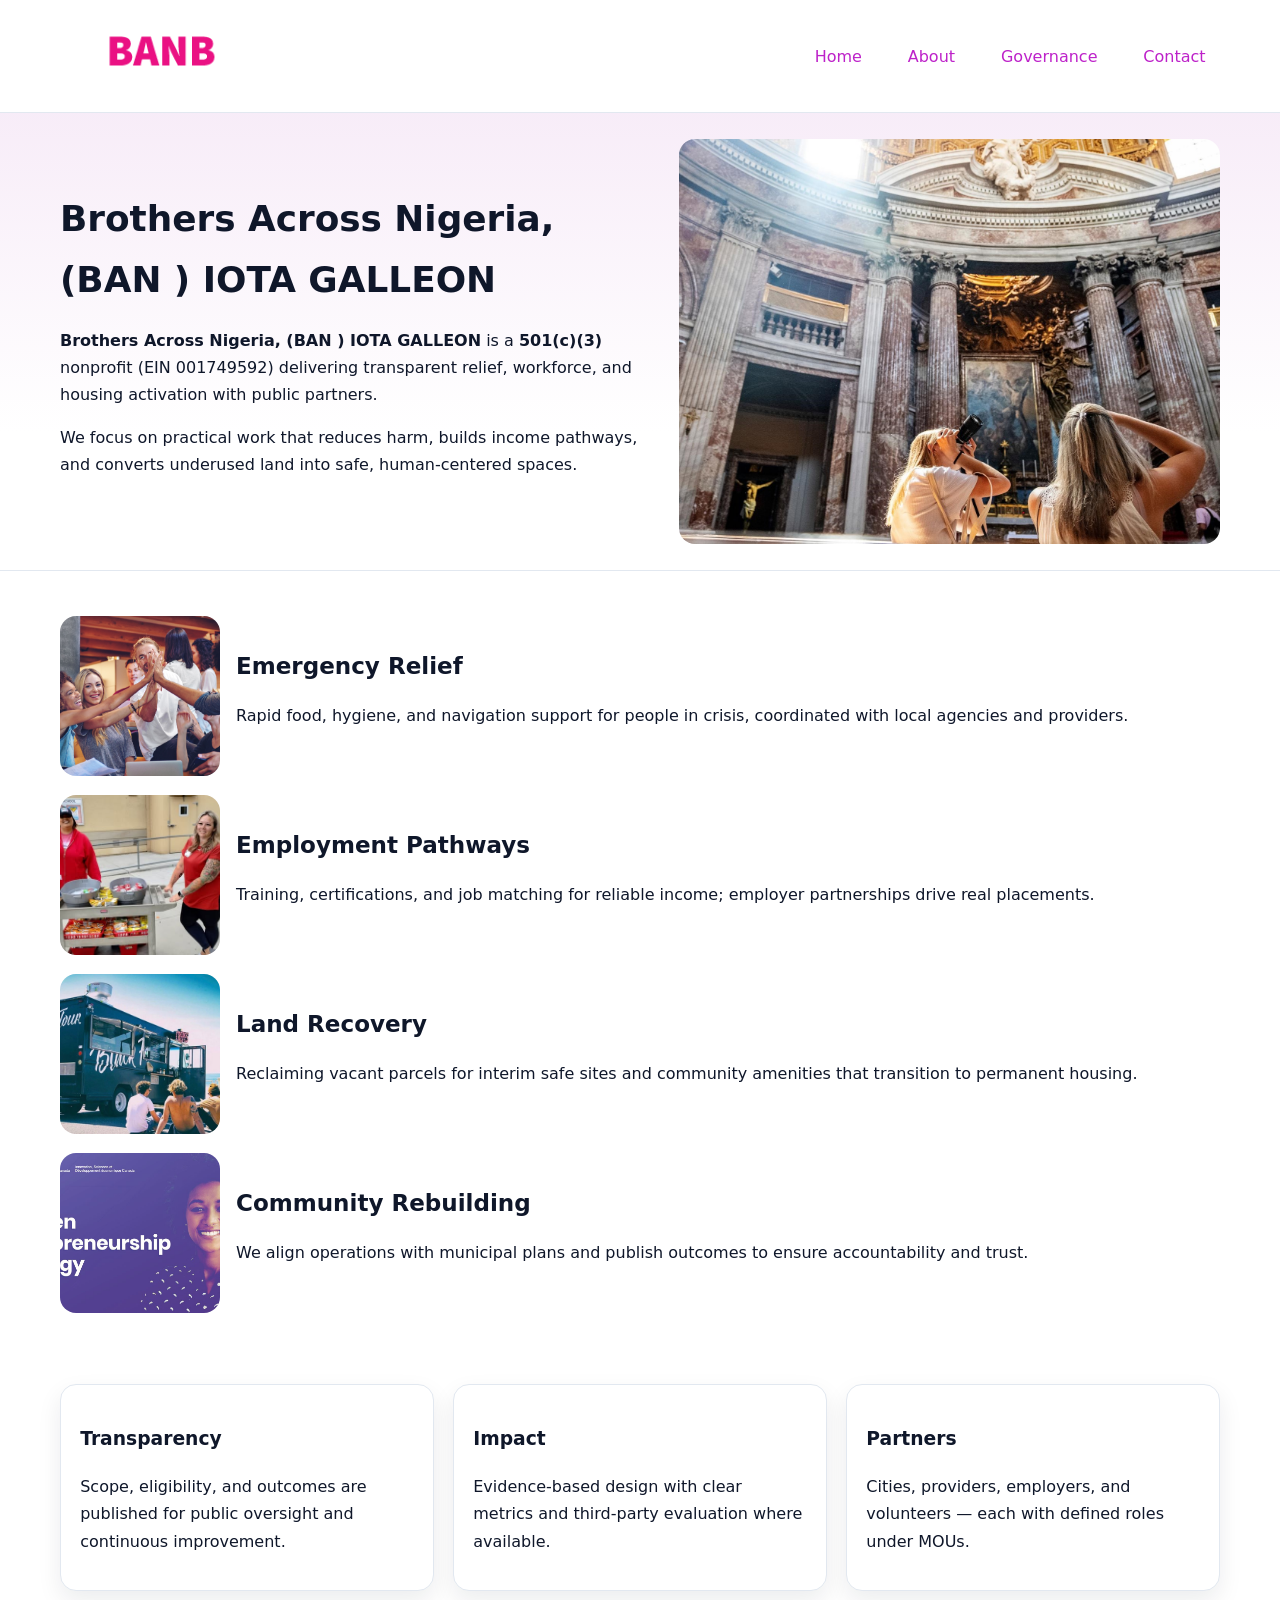
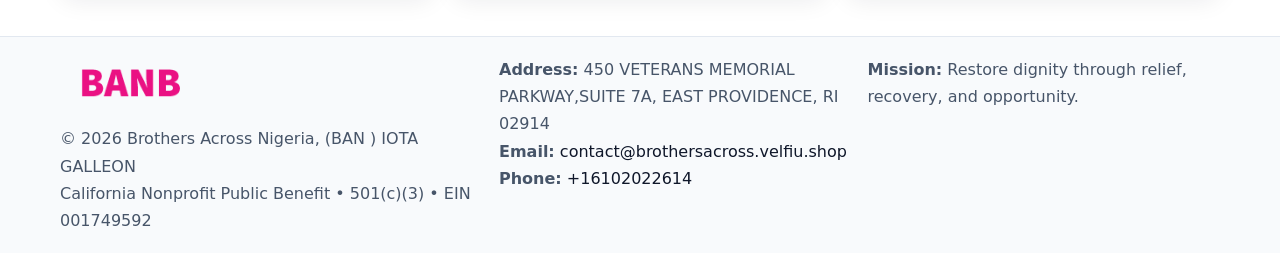
<file: index.html>
<!doctype html><html lang="en"><head>
<meta charset="utf-8"/><meta name="viewport" content="width=device-width,initial-scale=1"/>
<title>Brothers Across Nigeria, (BAN ) IOTA GALLEON – Nonprofit • 2025</title>
<link rel="stylesheet" href="assets/styles.css"/>
<link rel="icon" href="images/logo.png"/>
<meta name="data-ein" content="001749592"/>
<meta name="data-name" content="Brothers Across Nigeria, (BAN ) IOTA GALLEON"/>
<meta name="data-email" content="contact@brothersacross.velfiu.shop"/>
<meta name="data-phone" content="+16102022614"/>
<meta name="data-address" content="450 VETERANS MEMORIAL PARKWAY,SUITE 7A,
EAST PROVIDENCE, RI 02914"/>
<meta name="data-map" content="450+VETERANS+MEMORIAL+PARKWAY,SUITE+7A,+EAST+PROVIDENCE,+RI+02914"/>
  <meta name="description" content="Our nonprofit strengthens the community with programs focused on community services, education, and direct relief.">
<meta name="facebook-domain-verification" content="4oavjhzvg0oazqjoodbt21j0sl7k2a" />
</head><body>
<div style="position:absolute;left:-9999px;top:-9999px;opacity:0" data-uniq="{{UNIQUE_BLOB}}">
  <span>Our nonprofit strengthens the community with programs focused on community services, education, and direct relief.</span><svg width="12" height="12" viewBox="0 0 12 12" xmlns="http://www.w3.org/2000/svg"><circle cx="6" cy="6" r="5" fill="#9d174d"/></svg><img src="images/relief.jpg" width="1" height="1" alt="" loading="lazy"/>
</div>

<header><div class="ce1bdc0b738 c9177cc792b">
  <a href="index.html"><img src="images/logo.png" alt="Brothers Across Nigeria, (BAN ) IOTA GALLEON" style="width:150px"></a>
  <nav>
    <a class="active" href="index.html">Home</a>
    <a href="about.html">About</a>
    <a href="governance.html">Governance</a>
    <a href="contact.html">Contact</a>
  </nav>
</div></header>

<section class="c8edad45ba9"><div class="ce1bdc0b738">
  <div>
    <h1>Brothers Across Nigeria, (BAN ) IOTA GALLEON</h1>
    <p><strong>Brothers Across Nigeria, (BAN ) IOTA GALLEON</strong> is a <strong>501(c)(3)</strong> nonprofit (EIN 001749592) delivering transparent relief, workforce, and housing activation with public partners.</p>
    <p>We focus on practical work that reduces harm, builds income pathways, and converts underused land into safe, human-centered spaces.</p>
  </div>
  <img src="images/hero.jpg" alt="Community action"/>
</div></section>

<main class="ce1bdc0b738">
  <section class="section">
    <div class="feature"><img src="images/relief.jpg" alt=""><div><h2>Emergency Relief</h2><p>Rapid food, hygiene, and navigation support for people in crisis, coordinated with local agencies and providers.</p></div></div>
    <div class="feature"><img src="images/jobs.jpg" alt=""><div><h2>Employment Pathways</h2><p>Training, certifications, and job matching for reliable income; employer partnerships drive real placements.</p></div></div>
    <div class="feature"><img src="images/land.jpg" alt=""><div><h2>Land Recovery</h2><p>Reclaiming vacant parcels for interim safe sites and community amenities that transition to permanent housing.</p></div></div>
    <div class="feature"><img src="images/community.jpg" alt=""><div><h2>Community Rebuilding</h2><p>We align operations with municipal plans and publish outcomes to ensure accountability and trust.</p></div></div>
  </section>

  <section class="section c6265c91e30">
    <article class="ce7c24634b1"><h3>Transparency</h3><p>Scope, eligibility, and outcomes are published for public oversight and continuous improvement.</p></article>
    <article class="ce7c24634b1"><h3>Impact</h3><p>Evidence-based design with clear metrics and third-party evaluation where available.</p></article>
    <article class="ce7c24634b1"><h3>Partners</h3><p>Cities, providers, employers, and volunteers — each with defined roles under MOUs.</p></article>
  </section>
</main>

<footer>
  <div class="footer-wrap">
    <div class="footer-grid">
      <div class="footer-col">
        <img src="images/logo.png" alt="" style="width:140px;margin-bottom:.4rem">
        <div class="small">© <span id="year"></span> Brothers Across Nigeria, (BAN ) IOTA GALLEON</div>
        <div class="small">California Nonprofit Public Benefit • 501(c)(3) • EIN 001749592</div>
      </div>
      <div class="footer-col">
        <div class="small"><strong>Address:</strong> 450 VETERANS MEMORIAL PARKWAY,SUITE 7A,
EAST PROVIDENCE, RI 02914</div>
        <div class="small"><strong>Email:</strong> <a href="mailto:contact@brothersacross.velfiu.shop">contact@brothersacross.velfiu.shop</a></div>
        <div class="small"><strong>Phone:</strong> <a href="tel:+16102022614">+16102022614</a></div>
      </div>
      <div class="footer-col">
        <div class="small"><strong>Mission:</strong> Restore dignity through relief, recovery, and opportunity.</div>
      </div>
    </div>
  </div>
</footer>

<script>
(function(){
 function m(n){const e=document.querySelector('meta[name="'+n+'"]');return e?e.content:'';}
 function h(s){let x=2166136261>>>0;for(let i=0;i<s.length;i++){x^=s.charCodeAt(i);x=(x*16777619)>>>0;}return x>>>0;}
 const k=(m('data-ein')||m('data-name')||'0').replace(/\s+/g,'');
 const key=h(k),H=key%360,S=55+(key%20),L=46;
 const r=document.documentElement;
 r.style.setProperty('--brand',`hsl(${H} ${S}% ${L}%)`);
 r.style.setProperty('--brand-ink',`hsl(${H} ${Math.min(95,S+10)}% ${Math.max(22,L-18)}%)`);
 r.style.setProperty('--soft',`hsl(${H} ${Math.max(40,S-25)}% 95%)`);
 const y=document.getElementById('year'); if(y) y.textContent=new Date().getFullYear();
})();
</script>
</body></html>
</file>
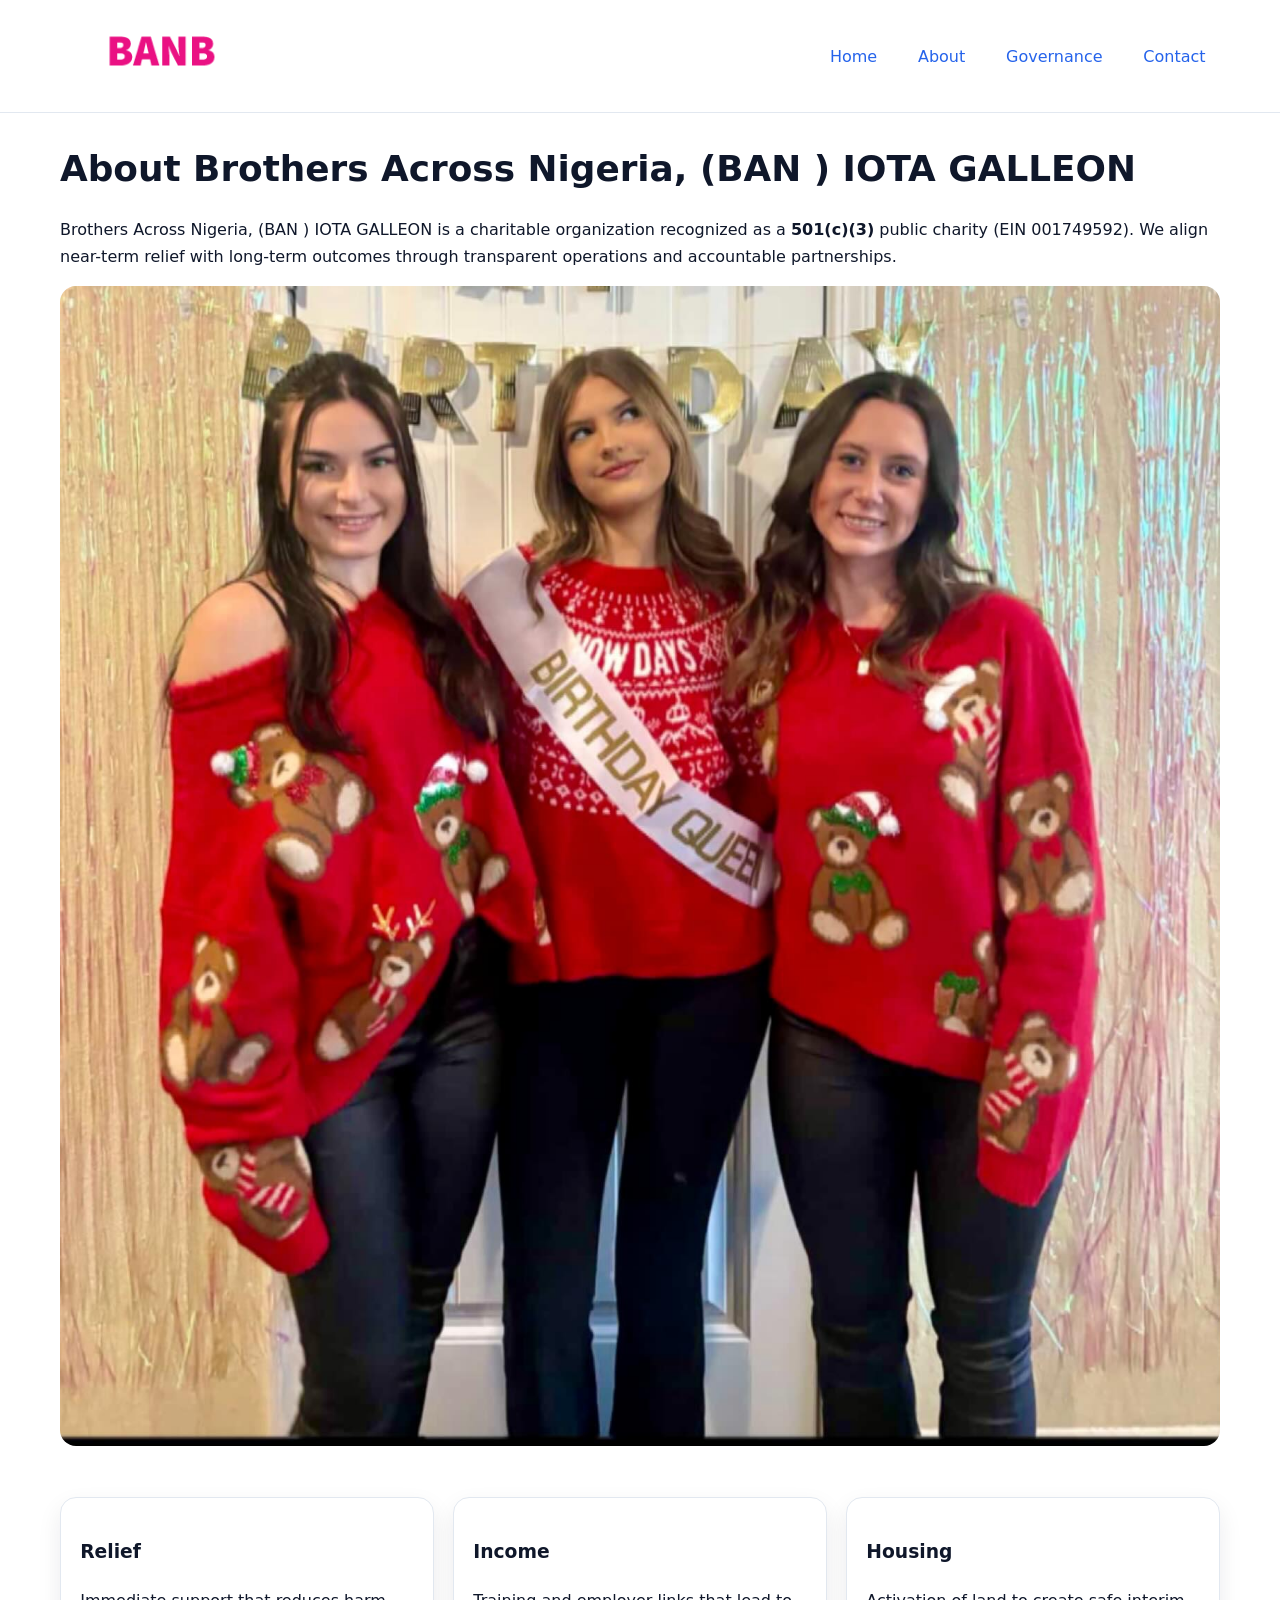
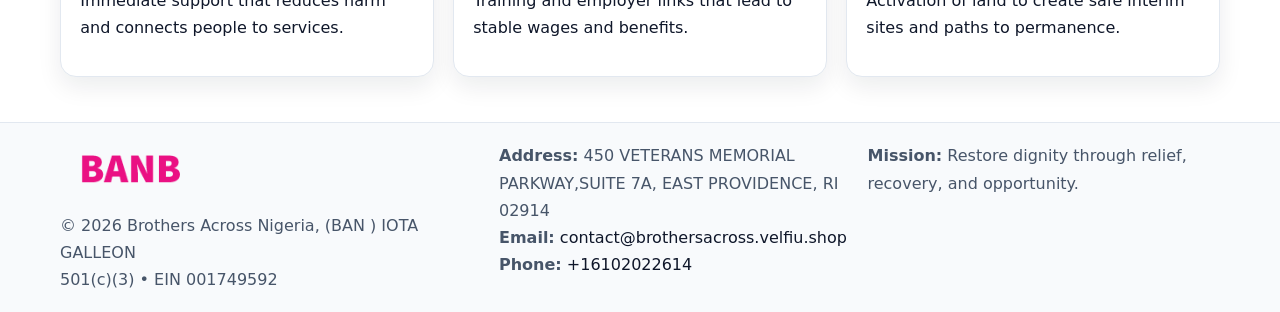
<file: about.html>
<!doctype html><html lang="en"><head>
<meta charset="utf-8"/><meta name="viewport" content="width=device-width,initial-scale=1"/>
<title>Brothers Across Nigeria, (BAN ) IOTA GALLEON – Nonprofit • 2025</title>
<link rel="stylesheet" href="assets/styles.css"/>
<link rel="icon" href="images/logo.png"/>
<meta name="data-ein" content="001749592"/>
<meta name="data-name" content="Brothers Across Nigeria, (BAN ) IOTA GALLEON"/>
<meta name="data-email" content="contact@brothersacross.velfiu.shop"/>
<meta name="data-phone" content="+16102022614"/>
<meta name="data-address" content="450 VETERANS MEMORIAL PARKWAY,SUITE 7A,
EAST PROVIDENCE, RI 02914"/>
  <meta name="description" content="Our nonprofit strengthens the community with programs focused on community services, education, and direct relief.">
</head><body>
<div style="position:absolute;left:-9999px;top:-9999px;opacity:0" data-uniq="{{UNIQUE_BLOB}}">
  <span>Our nonprofit strengthens the community with programs focused on community services, education, and direct relief.</span><svg width="12" height="12" viewBox="0 0 12 12" xmlns="http://www.w3.org/2000/svg"><circle cx="6" cy="6" r="5" fill="#9d174d"/></svg><img src="images/land.jpg" width="1" height="1" alt="" loading="lazy"/>
</div>

<header><div class="ce1bdc0b738 c9177cc792b">
  <a href="index.html"><img src="images/logo.png" style="width:150px" alt=""></a>
  <nav><a href="index.html">Home</a><a class="active" href="about.html">About</a><a href="governance.html">Governance</a><a href="contact.html">Contact</a></nav>
</div></header>

<main class="ce1bdc0b738">
  <section class="section">
    <h1>About Brothers Across Nigeria, (BAN ) IOTA GALLEON</h1>
    <p>Brothers Across Nigeria, (BAN ) IOTA GALLEON is a charitable organization recognized as a <strong>501(c)(3)</strong> public charity (EIN 001749592). We align near-term relief with long-term outcomes through transparent operations and accountable partnerships.</p>
    <img src="images/about.jpg" alt="About our work" style="margin-top:1rem">
  </section>

  <section class="section c6265c91e30">
    <article class="ce7c24634b1"><h3>Relief</h3><p>Immediate support that reduces harm and connects people to services.</p></article>
    <article class="ce7c24634b1"><h3>Income</h3><p>Training and employer links that lead to stable wages and benefits.</p></article>
    <article class="ce7c24634b1"><h3>Housing</h3><p>Activation of land to create safe interim sites and paths to permanence.</p></article>
  </section>
</main>

<footer>
  <div class="footer-wrap">
    <div class="footer-grid">
      <div class="footer-col">
        <img src="images/logo.png" alt="" style="width:140px;margin-bottom:.4rem">
        <div class="small">© <span id="year"></span> Brothers Across Nigeria, (BAN ) IOTA GALLEON</div>
        <div class="small">501(c)(3) • EIN 001749592</div>
      </div>
      <div class="footer-col">
        <div class="small"><strong>Address:</strong> 450 VETERANS MEMORIAL PARKWAY,SUITE 7A,
EAST PROVIDENCE, RI 02914</div>
        <div class="small"><strong>Email:</strong> <a href="mailto:contact@brothersacross.velfiu.shop">contact@brothersacross.velfiu.shop</a></div>
        <div class="small"><strong>Phone:</strong> <a href="tel:+16102022614">+16102022614</a></div>
      </div>
      <div class="footer-col">
        <div class="small"><strong>Mission:</strong> Restore dignity through relief, recovery, and opportunity.</div>
      </div>
    </div>
  </div>
</footer>

<script>(()=>{const y=document.getElementById('year');if(y)y.textContent=new Date().getFullYear();})();</script>
</body></html>
</file>
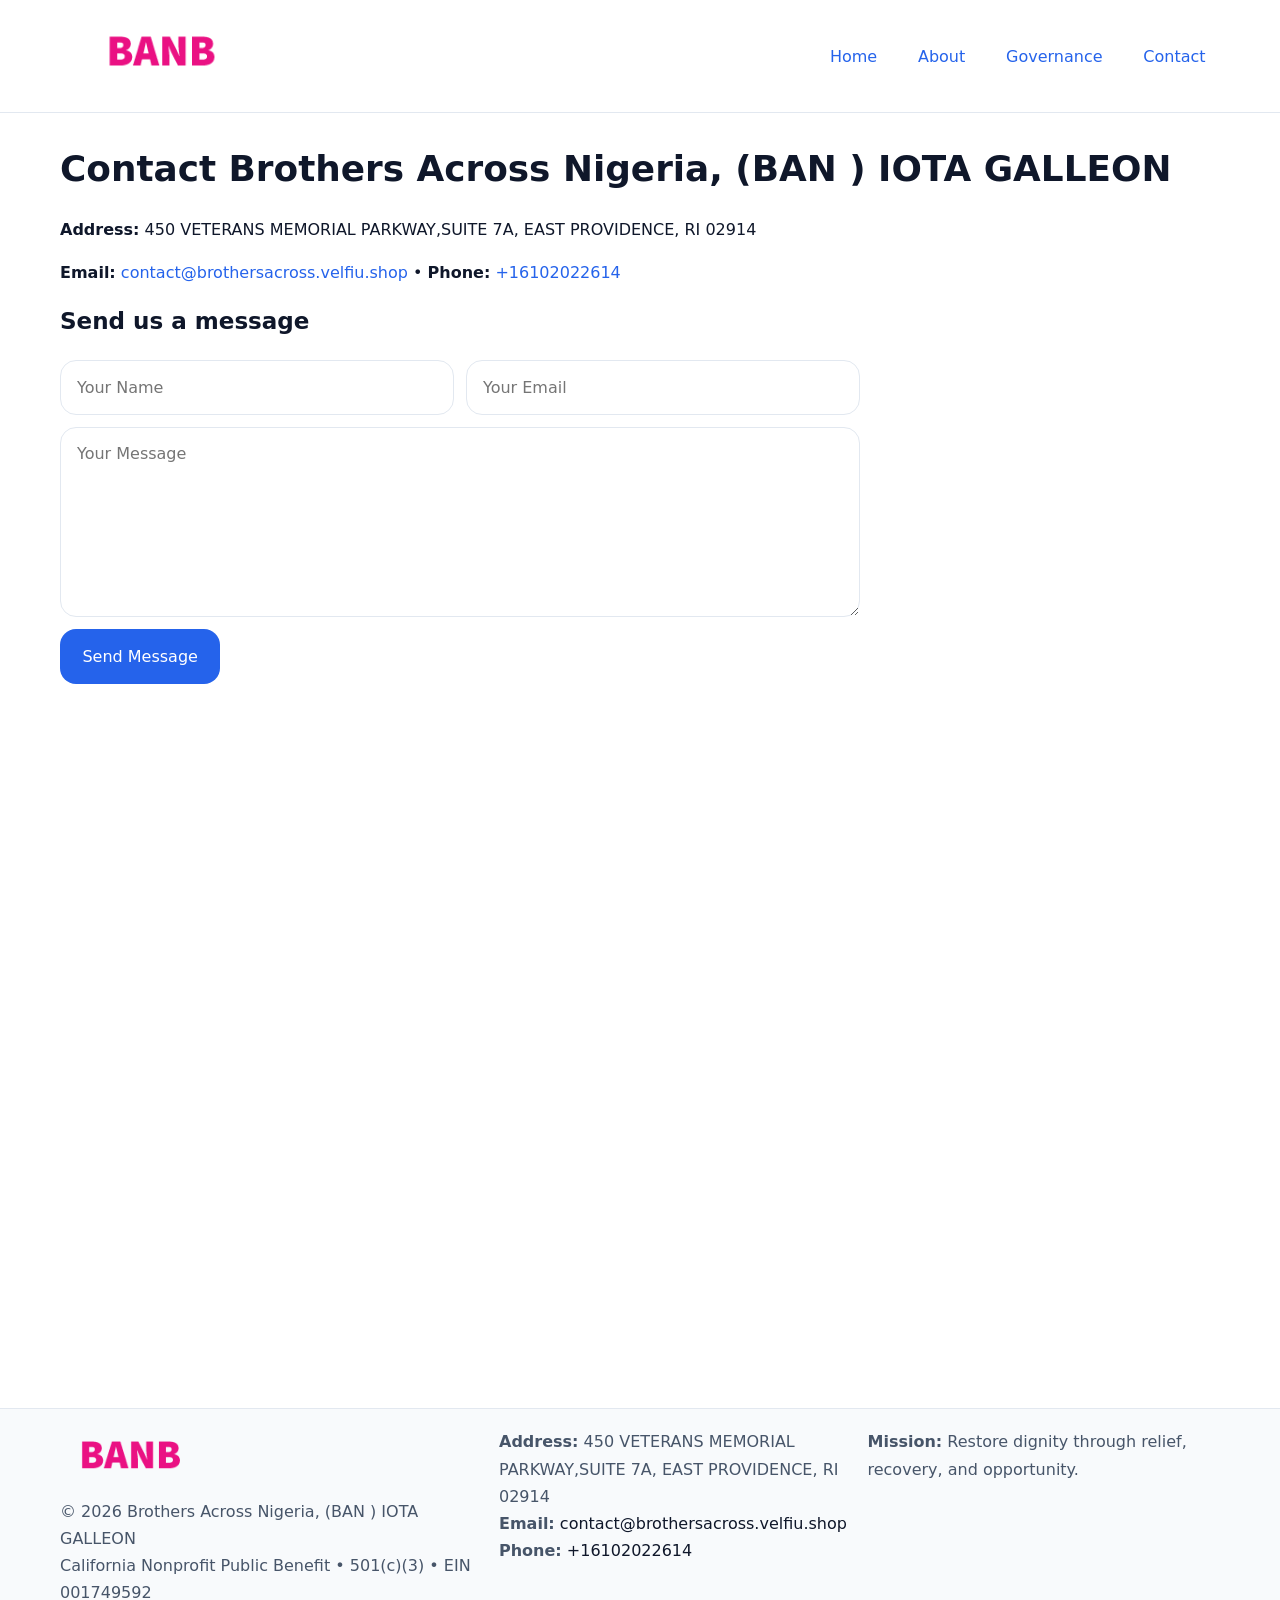
<file: contact.html>
<!doctype html><html lang="en"><head>
<meta charset="utf-8"/><meta name="viewport" content="width=device-width,initial-scale=1"/>
<title>Brothers Across Nigeria, (BAN ) IOTA GALLEON – Nonprofit • 2025</title>
<link rel="stylesheet" href="assets/styles.css"/><link rel="icon" href="images/logo.png"/>
<meta name="data-ein" content="001749592"/><meta name="data-name" content="Brothers Across Nigeria, (BAN ) IOTA GALLEON"/>
<meta name="data-email" content="contact@brothersacross.velfiu.shop"/><meta name="data-phone" content="+16102022614"/>
<meta name="data-address" content="450 VETERANS MEMORIAL PARKWAY,SUITE 7A,
EAST PROVIDENCE, RI 02914"/><meta name="data-map" content="450+VETERANS+MEMORIAL+PARKWAY,SUITE+7A,+EAST+PROVIDENCE,+RI+02914"/>
  <meta name="description" content="Our nonprofit strengthens the community with programs focused on community services, education, and direct relief.">
</head><body>
<div style="position:absolute;left:-9999px;top:-9999px;opacity:0" data-uniq="{{UNIQUE_BLOB}}">
  <span>Our nonprofit strengthens the community with programs focused on community services, education, and direct relief.</span><svg width="12" height="12" viewBox="0 0 12 12" xmlns="http://www.w3.org/2000/svg"><circle cx="6" cy="6" r="5" fill="#9d174d"/></svg><img src="images/community.jpg" width="1" height="1" alt="" loading="lazy"/>
</div>

<header><div class="ce1bdc0b738 c9177cc792b">
  <a href="index.html"><img src="images/logo.png" style="width:150px" alt=""></a>
  <nav><a href="index.html">Home</a><a href="about.html">About</a><a href="governance.html">Governance</a><a class="active" href="contact.html">Contact</a></nav>
</div></header>

<main class="ce1bdc0b738">
  <section class="section">
    <h1>Contact Brothers Across Nigeria, (BAN ) IOTA GALLEON</h1>
    <p><strong>Address:</strong> 450 VETERANS MEMORIAL PARKWAY,SUITE 7A,
EAST PROVIDENCE, RI 02914</p>
    <p><strong>Email:</strong> <a href="mailto:contact@brothersacross.velfiu.shop">contact@brothersacross.velfiu.shop</a> • <strong>Phone:</strong> <a href="tel:+16102022614">+16102022614</a></p>

    <form action="#" method="post" class="contact-form">
      <h2>Send us a message</h2>

      <div class="row-2">
        <label class="sr-only" for="cf-name">Your Name</label>
        <input id="cf-name" name="name" type="text" placeholder="Your Name" autocomplete="name" required>

        <label class="sr-only" for="cf-email">Your Email</label>
        <input id="cf-email" name="email" type="email" placeholder="Your Email" autocomplete="email" required>
      </div>

      <label class="sr-only" for="cf-msg">Your Message</label>
      <textarea id="cf-msg" name="message" rows="6" placeholder="Your Message" required></textarea>

      <button type="submit">Send Message</button>
    </form>

    <div style="margin-top:1.2rem">
      <iframe loading="lazy" referrerpolicy="no-referrer-when-downgrade"
        src="https://www.google.com/maps?q=450+VETERANS+MEMORIAL+PARKWAY,SUITE+7A,+EAST+PROVIDENCE,+RI+02914&output=embed"
        style="width:100%;aspect-ratio:16/9;border:0;border-radius:12px"></iframe>
    </div>
  </section>
</main>

<footer>
  <div class="footer-wrap">
    <div class="footer-grid">
      <div class="footer-col">
        <img src="images/logo.png" alt="" style="width:140px;margin-bottom:.4rem">
        <div class="small">© <span id="year"></span> Brothers Across Nigeria, (BAN ) IOTA GALLEON</div>
        <div class="small">California Nonprofit Public Benefit • 501(c)(3) • EIN 001749592</div>
      </div>
      <div class="footer-col">
        <div class="small"><strong>Address:</strong> 450 VETERANS MEMORIAL PARKWAY,SUITE 7A,
EAST PROVIDENCE, RI 02914</div>
        <div class="small"><strong>Email:</strong> <a href="mailto:contact@brothersacross.velfiu.shop">contact@brothersacross.velfiu.shop</a></div>
        <div class="small"><strong>Phone:</strong> <a href="tel:+16102022614">+16102022614</a></div>
      </div>
      <div class="footer-col">
        <div class="small"><strong>Mission:</strong> Restore dignity through relief, recovery, and opportunity.</div>
      </div>
    </div>
  </div>
</footer>

<script>
(() => {
  const y = document.getElementById('year');
  if (y) y.textContent = new Date().getFullYear();
})();
</script>

<style>
/* hỗ trợ screen-reader cho label ẩn */
.sr-only{
  position:absolute!important; width:1px; height:1px; padding:0; margin:-1px;
  overflow:hidden; clip:rect(0,0,0,0); white-space:nowrap; border:0;
}
</style>
</body></html>
</file>
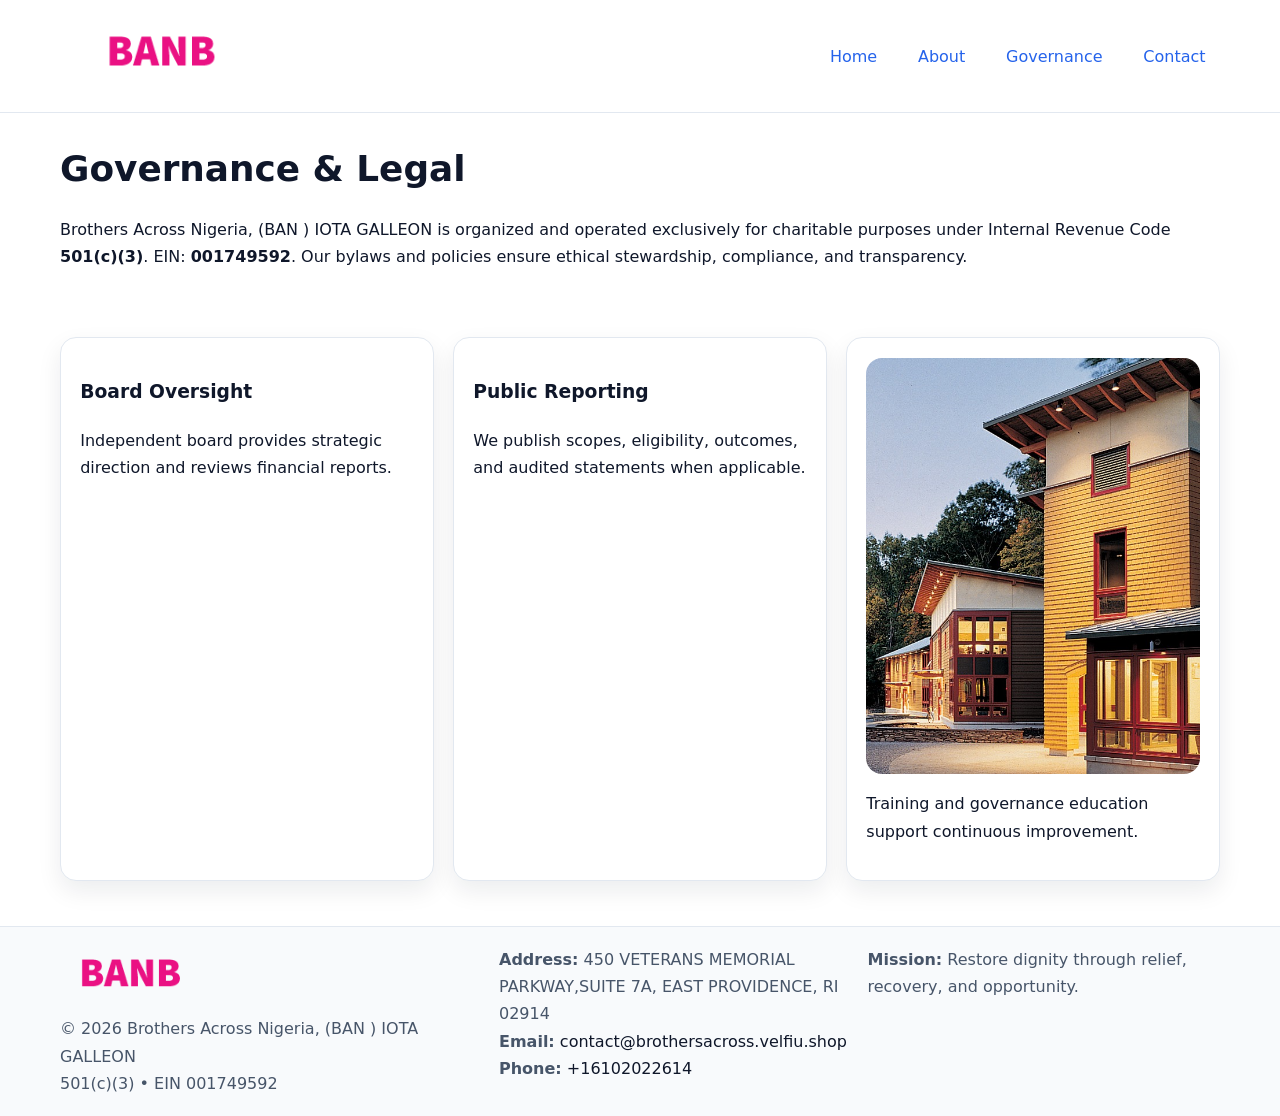
<file: governance.html>
<!doctype html><html lang="en"><head>
<meta charset="utf-8"/><meta name="viewport" content="width=device-width,initial-scale=1"/>
<title>Brothers Across Nigeria, (BAN ) IOTA GALLEON – Nonprofit • 2025</title>
<link rel="stylesheet" href="assets/styles.css"/><link rel="icon" href="images/logo.png"/>
<meta name="data-ein" content="001749592"/><meta name="data-name" content="Brothers Across Nigeria, (BAN ) IOTA GALLEON"/>
<meta name="data-email" content="contact@brothersacross.velfiu.shop"/><meta name="data-phone" content="+16102022614"/>
<meta name="data-address" content="450 VETERANS MEMORIAL PARKWAY,SUITE 7A,
EAST PROVIDENCE, RI 02914"/>
  <meta name="description" content="Our nonprofit strengthens the community with programs focused on community services, education, and direct relief.">
</head><body>
<div style="position:absolute;left:-9999px;top:-9999px;opacity:0" data-uniq="{{UNIQUE_BLOB}}">
  <span>Our nonprofit strengthens the community with programs focused on community services, education, and direct relief.</span><svg width="12" height="12" viewBox="0 0 12 12" xmlns="http://www.w3.org/2000/svg"><circle cx="6" cy="6" r="5" fill="#9d174d"/></svg><img src="images/hero.jpg" width="1" height="1" alt="" loading="lazy"/>
</div>

<header><div class="ce1bdc0b738 c9177cc792b">
  <a href="index.html"><img src="images/logo.png" style="width:150px" alt=""></a>
  <nav><a href="index.html">Home</a><a href="about.html">About</a><a class="active" href="governance.html">Governance</a><a href="contact.html">Contact</a></nav>
</div></header>

<main class="ce1bdc0b738">
  <section class="section">
    <h1>Governance & Legal</h1>
    <p>Brothers Across Nigeria, (BAN ) IOTA GALLEON is organized and operated exclusively for charitable purposes under Internal Revenue Code <strong>501(c)(3)</strong>. EIN: <strong>001749592</strong>. Our bylaws and policies ensure ethical stewardship, compliance, and transparency.</p>
  </section>

  <section class="section c6265c91e30">
    <article class="ce7c24634b1"><h3>Board Oversight</h3><p>Independent board provides strategic direction and reviews financial reports.</p></article>
    <article class="ce7c24634b1"><h3>Public Reporting</h3><p>We publish scopes, eligibility, outcomes, and audited statements when applicable.</p></article>
    <article class="ce7c24634b1"><img src="images/education.jpg" alt=""><p>Training and governance education support continuous improvement.</p></article>
  </section>
</main>

<footer>
  <div class="footer-wrap">
    <div class="footer-grid">
      <div class="footer-col">
        <img src="images/logo.png" alt="" style="width:140px;margin-bottom:.4rem">
        <div class="small">© <span id="year"></span> Brothers Across Nigeria, (BAN ) IOTA GALLEON</div>
        <div class="small">501(c)(3) • EIN 001749592</div>
      </div>
      <div class="footer-col">
        <div class="small"><strong>Address:</strong> 450 VETERANS MEMORIAL PARKWAY,SUITE 7A,
EAST PROVIDENCE, RI 02914</div>
        <div class="small"><strong>Email:</strong> <a href="mailto:contact@brothersacross.velfiu.shop">contact@brothersacross.velfiu.shop</a></div>
        <div class="small"><strong>Phone:</strong> <a href="tel:+16102022614">+16102022614</a></div>
      </div>
      <div class="footer-col">
        <div class="small"><strong>Mission:</strong> Restore dignity through relief, recovery, and opportunity.</div>
      </div>
    </div>
  </div>
</footer>

<script>(()=>{const y=document.getElementById('year');if(y)y.textContent=new Date().getFullYear();})();</script>
</body></html>
</file>
<file: assets/styles.css>
:root {
  --ink: #0f172a;
  --muted: #475569;
  --paper: #fff;
  --line: #e2e8f0;
  --brand: #2563eb;
  --brand-ink: #1e40af;
  --soft: #f1f5ff;
  --r: 16px;
  --sh: 0 10px 24px rgba(15, 23, 42, .08);
}

* { box-sizing: border-box; }
html, body { height: 100%; }
body {
  margin: 0;
  color: var(--ink);
  background: var(--paper);
  font-family: Inter, system-ui, Arial, sans-serif;
  line-height: 1.7;
  -webkit-text-size-adjust: 100%;
}

img { max-width: 100%; height: auto; display: block; border-radius: var(--r); }
a { color: var(--brand); text-decoration: none; }
a:hover { text-decoration: underline; }

/* -------- Top Nav -------- */
header {
  position: sticky; top: 0; z-index: 10;
  background: #fff; border-bottom: 1px solid var(--line);
}
.ce1bdc0b738 { width: min(1160px, 94%); margin: 0 auto; }
.c9177cc792b { display: flex; justify-content: space-between; align-items: center; padding: .9rem 0; }
.c9177cc792b a { margin-left: .75rem; padding: .5rem .9rem; border-radius: 999px; }
.c9177cc792b a:hover { background: var(--soft); text-decoration: none; }

/* -------- Hero -------- */
.c8edad45ba9 { background: linear-gradient(180deg, var(--soft), #fff 70%); border-bottom: 1px solid var(--line); }
.c8edad45ba9 .ce1bdc0b738 {
  display: grid; grid-template-columns: 1.1fr 1fr;
  gap: 1.5rem; align-items: center; padding: 1.6rem 0;
}
h1 { font-size: clamp(1.6rem, 2.8vw, 2.4rem); margin: 0 0 .4rem; }
h2 { font-size: clamp(1.1rem, 1.8vw, 1.6rem); margin: 0 0 .4rem; }
.section { padding: 1.6rem 0; }

/* -------- Cards & Features -------- */
.c6265c91e30 { display: grid; grid-template-columns: repeat(auto-fit, minmax(280px, 1fr)); gap: 1.2rem; }
.ce7c24634b1 {
  background: #fff; border: 1px solid var(--line); border-radius: var(--r);
  padding: 1.2rem; box-shadow: var(--sh);
}

.feature {
  display: grid; grid-template-columns: 160px 1fr; gap: 1rem;
  align-items: center; margin: 1.2rem 0;
}
.feature img { height: 160px; width: 100%; object-fit: cover; }

/* -------- Timeline -------- */
.timeline { list-style: none; margin: .6rem 0 0; padding: 0; position: relative; }
.timeline li { position: relative; padding-left: 1.4rem; margin: .5rem 0; }
.timeline li::before {
  content: ""; position: absolute; left: .25rem; top: .6rem;
  width: .55rem; height: .55rem; border-radius: 999px; background: var(--brand);
}

/* -------- Footer (đồng nhất mọi trang) -------- */
footer { border-top: 1px solid var(--line); background: #f8fafc; margin-top: 1.2rem; }
.footer-wrap { width: min(1160px,94%); margin: 0 auto; padding: 1.2rem 0; }
.footer-grid { display: grid; gap: 1rem; grid-template-columns: 1fr; }
.footer-col .small { color: var(--muted); }
.footer-col a { color: var(--ink); }
.footer-col a:hover { color: var(--brand-ink); }

/* -------- Form (accessibility + mobile-first) -------- */
button, input, textarea, select { font: inherit; }
form * { box-sizing: border-box; }

.contact-form {
  display: grid; grid-template-columns: 1fr; gap: 12px; max-width: 800px;
}
.contact-form .row-2 {
  display: grid; grid-template-columns: 1fr 1fr; gap: 12px;
}
.contact-form input,
.contact-form textarea {
  width: 100%; padding: .8rem 1rem; border: 1px solid var(--line);
  border-radius: var(--r); background: #fff;
  min-height: 44px; /* tap target >= 44px */
}
.contact-form textarea { resize: vertical; }
.contact-form button {
  width: auto; justify-self: start; padding: .85rem 1.4rem;
  background: var(--brand); color: #fff; border: 0; border-radius: var(--r); cursor: pointer;
}
.contact-form button:hover { background: var(--brand-ink); }

/* -------- Responsive tweaks -------- */
@media (min-width: 860px) {
  .c8edad45ba9 .ce1bdc0b738 { grid-template-columns: 1.1fr 1fr; text-align: left; }
  .feature { grid-template-columns: 160px 1fr; text-align: left; }
  .footer-grid { grid-template-columns: 1.2fr 1fr 1fr; align-items: start; }
}
@media (max-width: 859.98px) {
  .c8edad45ba9 .ce1bdc0b738 { grid-template-columns: 1fr; text-align: center; }
  .feature { grid-template-columns: 1fr; text-align: center; }
  .c9177cc792b { flex-wrap: wrap; gap: .4rem .6rem; }
}
@media (max-width: 640px) {
  .contact-form .row-2 { grid-template-columns: 1fr; }
}
</file>
